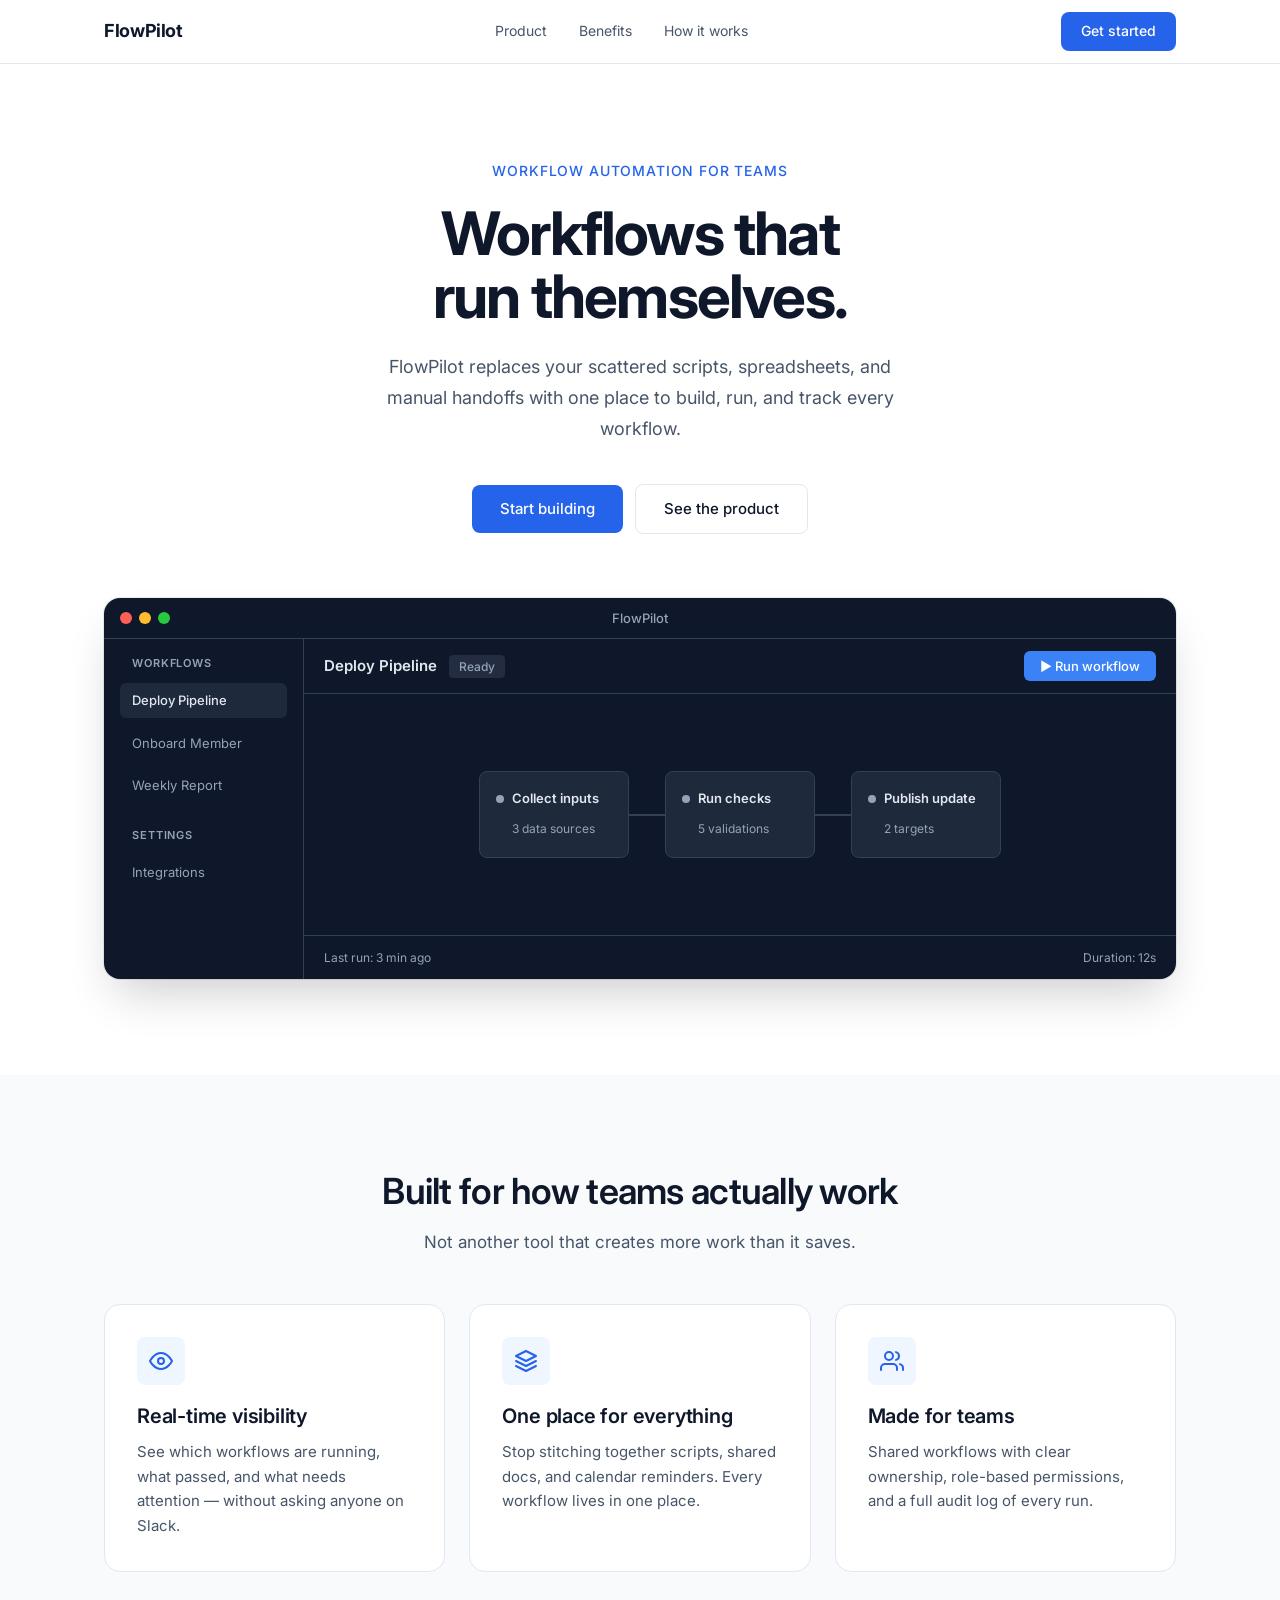
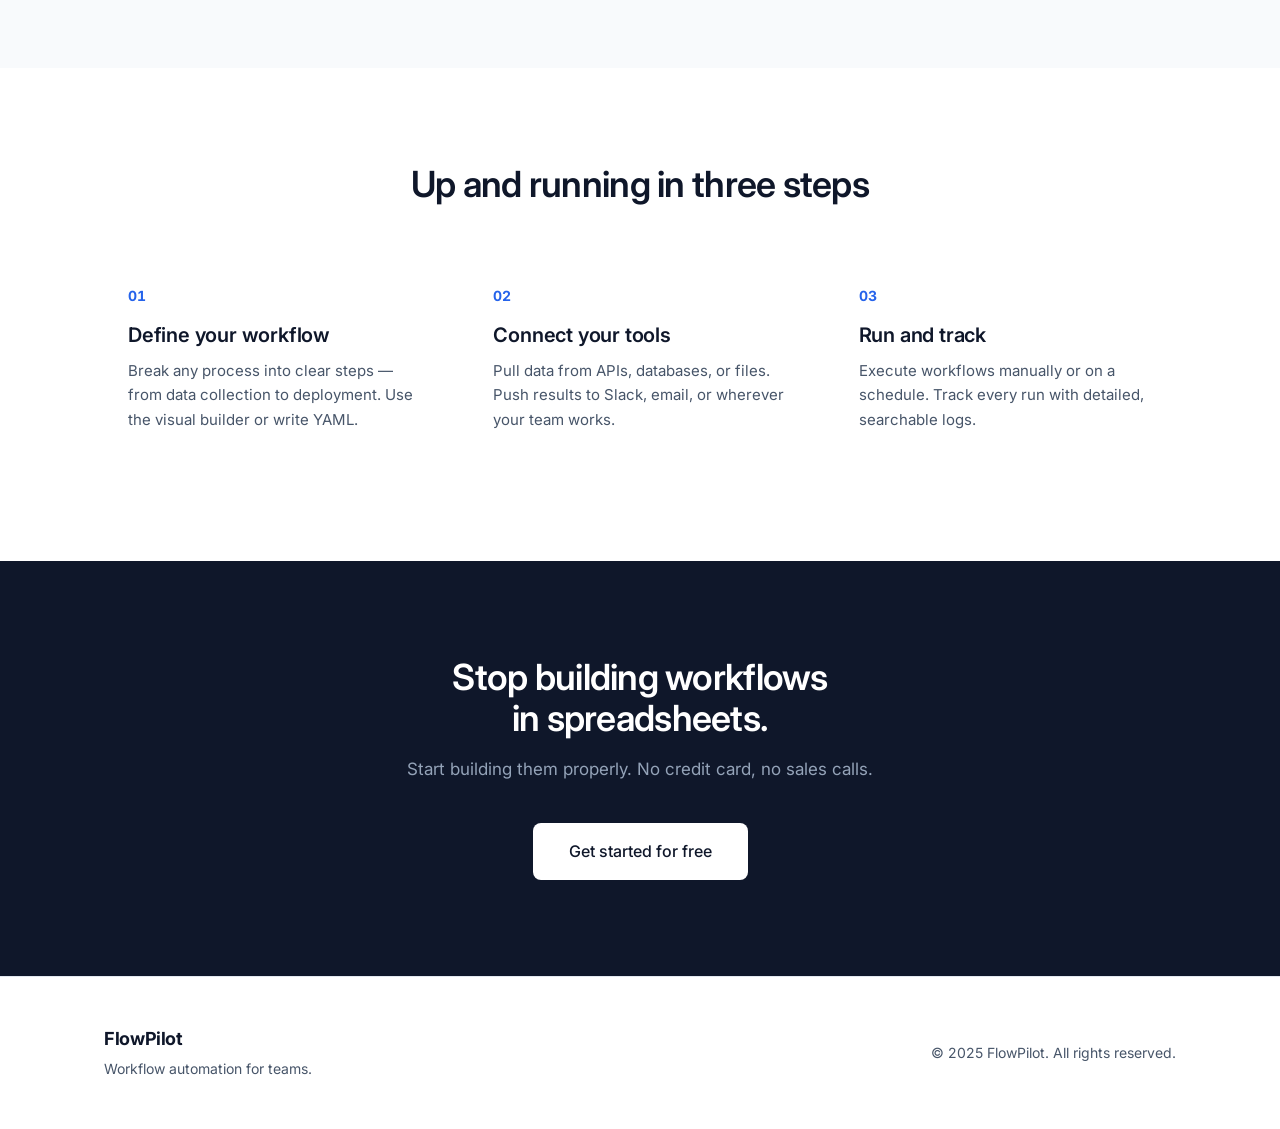
<file: index.html>
<!DOCTYPE html>
<html lang="en">
<head>
    <meta charset="UTF-8">
    <meta name="viewport" content="width=device-width, initial-scale=1.0">
    <title>FlowPilot — Workflow Automation for Teams</title>
    <meta name="description" content="Replace scattered scripts, spreadsheets, and manual handoffs with workflows your whole team can build, run, and track in one place.">
    <link rel="icon" href="data:image/svg+xml,<svg xmlns='http://www.w3.org/2000/svg' viewBox='0 0 32 32'><rect width='32' height='32' rx='8' fill='%232563eb'/><text x='50%25' y='50%25' text-anchor='middle' dy='.35em' fill='white' font-family='system-ui' font-weight='700' font-size='18'>F</text></svg>">
    <link rel="preconnect" href="https://fonts.googleapis.com">
    <link rel="preconnect" href="https://fonts.gstatic.com" crossorigin>
    <link href="https://fonts.googleapis.com/css2?family=Inter:wght@400;500;600;700&display=swap" rel="stylesheet">
    <link rel="stylesheet" href="styles.css">
</head>
<body>

    <nav class="navbar">
        <div class="container nav-inner">
            <a href="#hero" class="logo">FlowPilot</a>
            <div class="nav-links" id="nav-links">
                <a href="#product">Product</a>
                <a href="#benefits">Benefits</a>
                <a href="#how-it-works">How it works</a>
            </div>
            <div class="nav-right">
                <a href="#cta" class="btn btn-primary btn-sm nav-cta-btn">Get started</a>
                <button class="menu-toggle" id="menu-toggle" aria-label="Toggle navigation" aria-expanded="false">
                    <span></span>
                    <span></span>
                </button>
            </div>
        </div>
    </nav>

    <main>
        <section class="hero" id="hero">
            <div class="container hero-container">
                <p class="eyebrow">Workflow automation for teams</p>
                <h1>Workflows that<br>run themselves.</h1>
                <p class="hero-text">FlowPilot replaces your scattered scripts, spreadsheets, and manual handoffs with one place to build, run, and track every workflow.</p>
                <div class="hero-actions">
                    <a href="#cta" class="btn btn-primary">Start building</a>
                    <a href="#product" class="btn btn-ghost">See the product</a>
                </div>
            </div>
        </section>

        <section class="product" id="product">
            <div class="container">
                <div class="product-window">
                    <div class="window-chrome">
                        <div class="window-dots">
                            <span class="dot"></span>
                            <span class="dot"></span>
                            <span class="dot"></span>
                        </div>
                        <span class="window-title">FlowPilot</span>
                    </div>
                    <div class="product-layout">
                        <aside class="product-sidebar">
                            <div class="sidebar-group">
                                <span class="sidebar-label">Workflows</span>
                                <div class="sidebar-item active">Deploy Pipeline</div>
                                <div class="sidebar-item">Onboard Member</div>
                                <div class="sidebar-item">Weekly Report</div>
                            </div>
                            <div class="sidebar-group">
                                <span class="sidebar-label">Settings</span>
                                <div class="sidebar-item">Integrations</div>
                            </div>
                        </aside>
                        <div class="product-main">
                            <div class="product-toolbar">
                                <div class="toolbar-info">
                                    <span class="workflow-title" id="workflow-title">Deploy Pipeline</span>
                                    <span class="workflow-badge" id="workflow-badge">Ready</span>
                                </div>
                                <button class="run-button" id="run-button">▶ Run workflow</button>
                            </div>
                            <div class="workflow-canvas">
                                <div class="workflow-step">
                                    <div class="step-header">
                                        <span class="step-dot"></span>
                                        <span class="step-name">Collect inputs</span>
                                    </div>
                                    <span class="step-meta">3 data sources</span>
                                </div>
                                <div class="workflow-connector"></div>
                                <div class="workflow-step">
                                    <div class="step-header">
                                        <span class="step-dot"></span>
                                        <span class="step-name">Run checks</span>
                                    </div>
                                    <span class="step-meta">5 validations</span>
                                </div>
                                <div class="workflow-connector"></div>
                                <div class="workflow-step">
                                    <div class="step-header">
                                        <span class="step-dot"></span>
                                        <span class="step-name">Publish update</span>
                                    </div>
                                    <span class="step-meta">2 targets</span>
                                </div>
                            </div>
                            <div class="product-status">
                                <span id="status-last-run">Last run: 3 min ago</span>
                                <span id="status-duration">Duration: 12s</span>
                            </div>
                        </div>
                    </div>
                </div>
            </div>
        </section>

        <section class="benefits" id="benefits">
            <div class="container">
                <div class="section-header">
                    <h2>Built for how teams actually work</h2>
                    <p class="section-subtitle">Not another tool that creates more work than it saves.</p>
                </div>
                <div class="benefits-grid">
                    <div class="benefit-card">
                        <div class="benefit-icon">
                            <svg width="24" height="24" viewBox="0 0 24 24" fill="none" stroke="currentColor" stroke-width="2" stroke-linecap="round" stroke-linejoin="round" aria-hidden="true"><path d="M1 12s4-8 11-8 11 8 11 8-4 8-11 8-11-8-11-8z"/><circle cx="12" cy="12" r="3"/></svg>
                        </div>
                        <h3>Real-time visibility</h3>
                        <p>See which workflows are running, what passed, and what needs attention — without asking anyone on Slack.</p>
                    </div>
                    <div class="benefit-card">
                        <div class="benefit-icon">
                            <svg width="24" height="24" viewBox="0 0 24 24" fill="none" stroke="currentColor" stroke-width="2" stroke-linecap="round" stroke-linejoin="round" aria-hidden="true"><polygon points="12 2 2 7 12 12 22 7 12 2"/><polyline points="2 17 12 22 22 17"/><polyline points="2 12 12 17 22 12"/></svg>
                        </div>
                        <h3>One place for everything</h3>
                        <p>Stop stitching together scripts, shared docs, and calendar reminders. Every workflow lives in one place.</p>
                    </div>
                    <div class="benefit-card">
                        <div class="benefit-icon">
                            <svg width="24" height="24" viewBox="0 0 24 24" fill="none" stroke="currentColor" stroke-width="2" stroke-linecap="round" stroke-linejoin="round" aria-hidden="true"><path d="M17 21v-2a4 4 0 0 0-4-4H5a4 4 0 0 0-4 4v2"/><circle cx="9" cy="7" r="4"/><path d="M23 21v-2a4 4 0 0 0-3-3.87"/><path d="M16 3.13a4 4 0 0 1 0 7.75"/></svg>
                        </div>
                        <h3>Made for teams</h3>
                        <p>Shared workflows with clear ownership, role-based permissions, and a full audit log of every run.</p>
                    </div>
                </div>
            </div>
        </section>

        <section class="how-it-works" id="how-it-works">
            <div class="container">
                <div class="section-header">
                    <h2>Up and running in three steps</h2>
                </div>
                <div class="steps-grid">
                    <div class="step-card">
                        <span class="step-number">01</span>
                        <h3>Define your workflow</h3>
                        <p>Break any process into clear steps — from data collection to deployment. Use the visual builder or write YAML.</p>
                    </div>
                    <div class="step-card">
                        <span class="step-number">02</span>
                        <h3>Connect your tools</h3>
                        <p>Pull data from APIs, databases, or files. Push results to Slack, email, or wherever your team works.</p>
                    </div>
                    <div class="step-card">
                        <span class="step-number">03</span>
                        <h3>Run and track</h3>
                        <p>Execute workflows manually or on a schedule. Track every run with detailed, searchable logs.</p>
                    </div>
                </div>
            </div>
        </section>

        <section class="cta-section" id="cta">
            <div class="container cta-container">
                <h2>Stop building workflows<br>in spreadsheets.</h2>
                <p class="cta-text">Start building them properly. No credit card, no sales calls.</p>
                <a href="#hero" class="btn btn-primary btn-lg btn-invert">Get started for free</a>
            </div>
        </section>
    </main>

    <footer class="footer">
        <div class="container footer-inner">
            <div class="footer-brand">
                <span class="logo">FlowPilot</span>
                <p>Workflow automation for teams.</p>
            </div>
            <p class="footer-copy">&copy; 2025 FlowPilot. All rights reserved.</p>
        </div>
    </footer>

    <div class="easter-egg-toast" id="easter-egg" aria-hidden="true">🎮 Achievement unlocked: Konami code!</div>

    <script src="script.js"></script>
</body>
</html>
</file>
<file: styles.css>
:root {
    --bg: #ffffff;
    --bg-subtle: #f8fafc;
    --border: #e2e8f0;
    --text: #0f172a;
    --text-secondary: #475569;
    --text-muted: #94a3b8;
    --accent: #2563eb;
    --accent-hover: #1d4ed8;
    --accent-subtle: #eff6ff;

    --product-bg: #0f172a;
    --product-surface: #1e293b;
    --product-border: #334155;
    --product-text: #e2e8f0;
    --product-muted: #94a3b8;
    --product-accent: #3b82f6;
    --product-green: #22c55e;

    --font: 'Inter', -apple-system, BlinkMacSystemFont, 'Segoe UI', sans-serif;

    --space-2: 8px;
    --space-3: 12px;
    --space-4: 16px;
    --space-5: 20px;
    --space-6: 24px;
    --space-8: 32px;
    --space-10: 40px;
    --space-12: 48px;
    --space-16: 64px;
    --space-20: 80px;
    --space-24: 96px;

    --radius: 8px;
    --radius-sm: 6px;
    --radius-lg: 16px;

    --max-width: 1120px;
    --nav-height: 64px;
}

*,
*::before,
*::after {
    box-sizing: border-box;
    margin: 0;
    padding: 0;
}

html {
    scroll-behavior: smooth;
    scroll-padding-top: calc(var(--nav-height) + 24px);
    -webkit-text-size-adjust: 100%;
}

body {
    font-family: var(--font);
    color: var(--text);
    background: var(--bg);
    line-height: 1.6;
    -webkit-font-smoothing: antialiased;
    -moz-osx-font-smoothing: grayscale;
    overflow-x: hidden;
}

img {
    display: block;
    max-width: 100%;
}

svg {
    flex-shrink: 0;
}

a {
    color: inherit;
    text-decoration: none;
}

button {
    font-family: inherit;
    cursor: pointer;
    border: none;
    background: none;
}

ul {
    list-style: none;
}

/* Typography */

h1, h2, h3 {
    line-height: 1.15;
    font-weight: 600;
    letter-spacing: -0.02em;
}

h1 {
    font-size: 3.75rem;
    font-weight: 700;
    letter-spacing: -0.03em;
    line-height: 1.05;
}

h2 {
    font-size: 2.25rem;
}

h3 {
    font-size: 1.25rem;
    letter-spacing: -0.01em;
}

/* Layout */

.container {
    max-width: var(--max-width);
    margin: 0 auto;
    padding: 0 var(--space-6);
}

/* Buttons */

.btn {
    display: inline-flex;
    align-items: center;
    justify-content: center;
    font-family: var(--font);
    font-size: 15px;
    font-weight: 500;
    padding: 12px 28px;
    border-radius: var(--radius);
    transition: background 0.2s, box-shadow 0.2s, transform 0.1s;
    white-space: nowrap;
}

.btn:active {
    transform: scale(0.98);
}

.btn-primary {
    background: var(--accent);
    color: #ffffff;
}

.btn-primary:hover {
    background: var(--accent-hover);
}

.btn-primary:focus-visible {
    outline: 2px solid var(--accent);
    outline-offset: 2px;
}

.btn-ghost {
    background: transparent;
    color: var(--text);
    border: 1px solid var(--border);
}

.btn-ghost:hover {
    background: var(--bg-subtle);
    border-color: var(--text-muted);
}

.btn-ghost:focus-visible {
    outline: 2px solid var(--accent);
    outline-offset: 2px;
}

.btn-sm {
    font-size: 14px;
    padding: 8px 20px;
}

.btn-lg {
    font-size: 16px;
    padding: 16px 36px;
}

.btn-invert,
.btn-primary.btn-invert {
    background: #ffffff;
    color: var(--text);
}

.btn-invert:hover,
.btn-primary.btn-invert:hover {
    background: #f1f5f9;
}

/* Navbar */

.navbar {
    position: fixed;
    top: 0;
    left: 0;
    right: 0;
    height: var(--nav-height);
    background: rgba(255, 255, 255, 0.88);
    backdrop-filter: blur(16px);
    -webkit-backdrop-filter: blur(16px);
    border-bottom: 1px solid var(--border);
    z-index: 100;
}

.nav-inner {
    display: flex;
    align-items: center;
    justify-content: space-between;
    height: 100%;
}

.logo {
    font-size: 18px;
    font-weight: 700;
    letter-spacing: -0.02em;
    color: var(--text);
}

.nav-links {
    display: flex;
    align-items: center;
    gap: var(--space-8);
}

.nav-links a {
    font-size: 14px;
    font-weight: 400;
    color: var(--text-secondary);
    transition: color 0.15s;
}

.nav-links a:hover {
    color: var(--text);
}

.nav-right {
    display: flex;
    align-items: center;
    gap: var(--space-4);
}

.menu-toggle {
    display: none;
    flex-direction: column;
    justify-content: center;
    gap: 5px;
    width: 36px;
    height: 36px;
    padding: 8px;
}

.menu-toggle span {
    display: block;
    width: 100%;
    height: 2px;
    background: var(--text);
    border-radius: 1px;
    transition: transform 0.25s, opacity 0.25s;
    transform-origin: center;
}

.menu-toggle.open span:first-child {
    transform: rotate(45deg) translate(2.5px, 2.5px);
}

.menu-toggle.open span:last-child {
    transform: rotate(-45deg) translate(2.5px, -2.5px);
}

/* Hero */

.hero {
    padding-top: calc(var(--nav-height) + var(--space-24));
    padding-bottom: var(--space-16);
    text-align: center;
}

.hero-container {
    max-width: 720px;
    margin: 0 auto;
}

.eyebrow {
    font-size: 14px;
    font-weight: 500;
    text-transform: uppercase;
    letter-spacing: 0.06em;
    color: var(--accent);
    margin-bottom: var(--space-5);
}

.hero h1 {
    margin-bottom: var(--space-6);
}

.hero-text {
    font-size: 1.125rem;
    color: var(--text-secondary);
    line-height: 1.7;
    max-width: 560px;
    margin: 0 auto var(--space-10);
}

.hero-actions {
    display: flex;
    align-items: center;
    justify-content: center;
    gap: var(--space-3);
    flex-wrap: wrap;
}

/* Product */

.product {
    padding-bottom: var(--space-24);
}

.product-window {
    background: var(--product-bg);
    border-radius: var(--radius-lg);
    overflow: hidden;
    box-shadow:
        0 0 0 1px rgba(0, 0, 0, 0.08),
        0 24px 48px -12px rgba(0, 0, 0, 0.2);
}

.window-chrome {
    display: flex;
    align-items: center;
    padding: 14px var(--space-4);
    border-bottom: 1px solid var(--product-border);
    position: relative;
}

.window-dots {
    display: flex;
    gap: 7px;
}

.window-dots .dot {
    width: 12px;
    height: 12px;
    border-radius: 50%;
}

.window-dots .dot:nth-child(1) { background: #ff5f57; }
.window-dots .dot:nth-child(2) { background: #ffbd2e; }
.window-dots .dot:nth-child(3) { background: #28c840; }

.window-title {
    position: absolute;
    left: 50%;
    transform: translateX(-50%);
    font-size: 13px;
    font-weight: 500;
    color: var(--product-muted);
}

.product-layout {
    display: flex;
    min-height: 340px;
}

.product-sidebar {
    width: 200px;
    flex-shrink: 0;
    border-right: 1px solid var(--product-border);
    padding: var(--space-4);
    display: flex;
    flex-direction: column;
    gap: var(--space-6);
}

.sidebar-group {
    display: flex;
    flex-direction: column;
    gap: var(--space-2);
}

.sidebar-label {
    font-size: 11px;
    font-weight: 600;
    text-transform: uppercase;
    letter-spacing: 0.08em;
    color: var(--product-muted);
    padding: 0 var(--space-3);
    margin-bottom: 2px;
}

.sidebar-item {
    font-size: 13px;
    color: var(--product-muted);
    padding: 7px var(--space-3);
    border-radius: var(--radius-sm);
    cursor: pointer;
    transition: background 0.15s, color 0.15s;
}

.sidebar-item:hover {
    color: var(--product-text);
    background: rgba(255, 255, 255, 0.05);
}

.sidebar-item.active {
    background: var(--product-surface);
    color: var(--product-text);
    font-weight: 500;
}

.product-main {
    flex: 1;
    display: flex;
    flex-direction: column;
    min-width: 0;
}

.product-toolbar {
    display: flex;
    align-items: center;
    justify-content: space-between;
    padding: var(--space-3) var(--space-5);
    border-bottom: 1px solid var(--product-border);
    gap: var(--space-3);
    flex-wrap: wrap;
}

.toolbar-info {
    display: flex;
    align-items: center;
    gap: var(--space-3);
    flex-wrap: wrap;
}

.workflow-title {
    font-size: 15px;
    font-weight: 600;
    color: var(--product-text);
    letter-spacing: 0;
}

.workflow-badge {
    display: inline-block;
    font-size: 12px;
    font-weight: 500;
    padding: 2px 10px;
    border-radius: 4px;
    background: rgba(148, 163, 184, 0.15);
    color: var(--product-muted);
    transition: background 0.3s, color 0.3s;
}

.workflow-badge.running {
    background: rgba(59, 130, 246, 0.15);
    color: #60a5fa;
}

.workflow-badge.complete {
    background: rgba(34, 197, 94, 0.15);
    color: #4ade80;
}

.run-button {
    display: inline-flex;
    align-items: center;
    justify-content: center;
    font-size: 13px;
    font-weight: 500;
    color: #ffffff;
    background: var(--product-accent);
    padding: 7px 16px;
    border-radius: var(--radius-sm);
    transition: background 0.2s, opacity 0.2s;
    white-space: nowrap;
}

.run-button:hover {
    background: var(--accent);
}

.run-button:focus-visible {
    outline: 2px solid var(--product-accent);
    outline-offset: 2px;
}

.run-button.running {
    opacity: 0.8;
    cursor: default;
}

.run-button.complete {
    background: var(--product-green);
}

.workflow-canvas {
    display: flex;
    align-items: center;
    justify-content: center;
    padding: var(--space-10) var(--space-5);
    flex: 1;
    gap: 0;
}

.workflow-step {
    background: var(--product-surface);
    border: 1px solid var(--product-border);
    border-radius: var(--radius);
    padding: var(--space-4);
    min-width: 150px;
    transition: border-color 0.3s, box-shadow 0.3s;
}

.workflow-step.running {
    border-color: var(--product-accent);
    box-shadow: 0 0 0 3px rgba(59, 130, 246, 0.1);
}

.workflow-step.complete {
    border-color: var(--product-green);
}

.step-header {
    display: flex;
    align-items: center;
    gap: var(--space-2);
    margin-bottom: 6px;
}

.step-dot {
    width: 8px;
    height: 8px;
    border-radius: 50%;
    background: var(--product-muted);
    flex-shrink: 0;
    transition: background 0.3s, box-shadow 0.3s;
}

.workflow-step.running .step-dot {
    background: var(--product-accent);
    box-shadow: 0 0 0 3px rgba(59, 130, 246, 0.25);
    animation: pulse 1.5s ease-in-out infinite;
}

.workflow-step.complete .step-dot {
    background: var(--product-green);
}

.step-name {
    font-size: 13px;
    font-weight: 600;
    color: var(--product-text);
}

.step-meta {
    font-size: 12px;
    color: var(--product-muted);
    padding-left: 16px;
    transition: color 0.3s;
}

.workflow-step.running .step-meta {
    color: #60a5fa;
}

.workflow-step.complete .step-meta {
    color: #4ade80;
}

.workflow-connector {
    width: 36px;
    height: 2px;
    background: var(--product-border);
    flex-shrink: 0;
}

.product-status {
    display: flex;
    align-items: center;
    justify-content: space-between;
    padding: var(--space-3) var(--space-5);
    border-top: 1px solid var(--product-border);
    font-size: 12px;
    color: var(--product-muted);
}

/* Benefits */

.benefits {
    padding: var(--space-24) 0;
    background: var(--bg-subtle);
}

.section-header {
    text-align: center;
    margin-bottom: var(--space-12);
}

.section-subtitle {
    font-size: 1.0625rem;
    color: var(--text-secondary);
    margin-top: var(--space-4);
}

.benefits-grid {
    display: grid;
    grid-template-columns: repeat(3, 1fr);
    gap: var(--space-6);
}

.benefit-card {
    background: var(--bg);
    border: 1px solid var(--border);
    border-radius: var(--radius-lg);
    padding: var(--space-8);
    transition: box-shadow 0.25s;
}

.benefit-card:hover {
    box-shadow: 0 4px 16px rgba(0, 0, 0, 0.06);
}

.benefit-icon {
    width: 48px;
    height: 48px;
    display: flex;
    align-items: center;
    justify-content: center;
    border-radius: var(--radius);
    background: var(--accent-subtle);
    color: var(--accent);
    margin-bottom: var(--space-5);
}

.benefit-card h3 {
    margin-bottom: var(--space-3);
}

.benefit-card p {
    font-size: 15px;
    color: var(--text-secondary);
    line-height: 1.65;
}

/* How It Works */

.how-it-works {
    padding: var(--space-24) 0;
}

.steps-grid {
    display: grid;
    grid-template-columns: repeat(3, 1fr);
    gap: var(--space-6);
}

.step-card {
    padding: var(--space-8) var(--space-6);
}

.step-number {
    font-size: 14px;
    font-weight: 700;
    color: var(--accent);
    display: block;
    margin-bottom: var(--space-4);
    font-variant-numeric: tabular-nums;
}

.step-card h3 {
    margin-bottom: var(--space-3);
}

.step-card p {
    font-size: 15px;
    color: var(--text-secondary);
    line-height: 1.65;
}

/* CTA Section */

.cta-section {
    background: var(--text);
    padding: var(--space-24) 0;
}

.cta-container {
    text-align: center;
    max-width: 640px;
}

.cta-section h2 {
    color: #ffffff;
}

.cta-text {
    font-size: 1.0625rem;
    color: var(--product-muted);
    margin-top: var(--space-4);
    margin-bottom: var(--space-10);
}

/* Footer */

.footer {
    padding: var(--space-12) 0;
    border-top: 1px solid var(--border);
}

.footer-inner {
    display: flex;
    align-items: center;
    justify-content: space-between;
}

.footer-brand p {
    font-size: 14px;
    color: var(--text-secondary);
    margin-top: 4px;
}

.footer-copy {
    font-size: 14px;
    color: var(--text-secondary);
}

/* Easter Egg Toast */

.easter-egg-toast {
    position: fixed;
    bottom: 32px;
    left: 50%;
    transform: translateX(-50%) translateY(20px);
    background: var(--text);
    color: #ffffff;
    padding: 12px 24px;
    border-radius: var(--radius);
    font-size: 14px;
    font-weight: 500;
    opacity: 0;
    pointer-events: none;
    transition: opacity 0.3s, transform 0.3s;
    z-index: 200;
}

.easter-egg-toast.visible {
    opacity: 1;
    transform: translateX(-50%) translateY(0);
}

/* Animations */

@keyframes pulse {
    0%, 100% { opacity: 1; }
    50% { opacity: 0.45; }
}

/* Responsive — 1024px */

@media (max-width: 1024px) {
    h1 {
        font-size: 3rem;
    }

    h2 {
        font-size: 2rem;
    }

    .hero {
        padding-top: calc(var(--nav-height) + var(--space-20));
    }

    .product-sidebar {
        width: 170px;
    }

    .workflow-step {
        min-width: 130px;
    }
}

/* Responsive — 768px */

@media (max-width: 768px) {
    h1 {
        font-size: 2.5rem;
    }

    h1 br,
    .cta-section h2 br {
        display: none;
    }

    h2 {
        font-size: 1.75rem;
    }

    h3 {
        font-size: 1.125rem;
    }

    .hero {
        padding-top: calc(var(--nav-height) + var(--space-16));
        padding-bottom: var(--space-10);
    }

    .hero-text {
        font-size: 1rem;
    }

    /* Mobile nav */
    .menu-toggle {
        display: flex;
    }

    .nav-links {
        display: none;
        flex-direction: column;
        position: absolute;
        top: var(--nav-height);
        left: 0;
        right: 0;
        background: rgba(255, 255, 255, 0.97);
        backdrop-filter: blur(16px);
        -webkit-backdrop-filter: blur(16px);
        border-bottom: 1px solid var(--border);
        padding: var(--space-4) var(--space-6);
        gap: 0;
    }

    .nav-links.open {
        display: flex;
    }

    .nav-links a {
        display: block;
        padding: var(--space-3) 0;
        font-size: 15px;
    }

    .nav-cta-btn {
        display: none;
    }

    /* Product */
    .product-sidebar {
        display: none;
    }

    .benefits-grid,
    .steps-grid {
        grid-template-columns: 1fr;
    }

    .benefit-card {
        padding: var(--space-6);
    }

    .step-card {
        padding: var(--space-6) 0;
        border-bottom: 1px solid var(--border);
    }

    .step-card:last-child {
        border-bottom: none;
    }

    .benefits,
    .how-it-works,
    .product {
        padding-top: var(--space-16);
        padding-bottom: var(--space-16);
    }

    .cta-section {
        padding: var(--space-16) 0;
    }

    .footer-inner {
        flex-direction: column;
        text-align: center;
        gap: var(--space-4);
    }
}

/* Responsive — 640px */

@media (max-width: 640px) {
    .window-title {
        display: none;
    }

    .workflow-canvas {
        flex-direction: column;
        padding: var(--space-6) var(--space-4);
    }

    .workflow-connector {
        width: 2px;
        height: 20px;
    }

    .workflow-step {
        min-width: 0;
        width: 100%;
        max-width: 260px;
    }

    .product-toolbar {
        flex-direction: column;
        align-items: flex-start;
        padding: var(--space-3) var(--space-4);
    }

    .run-button {
        width: 100%;
        justify-content: center;
        text-align: center;
    }

    .product-status {
        flex-direction: column;
        gap: 4px;
        align-items: flex-start;
        padding: var(--space-3) var(--space-4);
    }
}

/* Responsive — 480px */

@media (max-width: 480px) {
    h1 {
        font-size: 2rem;
    }

    h2 {
        font-size: 1.5rem;
    }

    .hero {
        padding-top: calc(var(--nav-height) + var(--space-12));
        padding-bottom: var(--space-8);
    }

    .hero-actions {
        flex-direction: column;
        width: 100%;
    }

    .hero-actions .btn {
        width: 100%;
    }

    .section-header {
        margin-bottom: var(--space-8);
    }

    .section-subtitle {
        font-size: 15px;
    }

    .cta-text {
        font-size: 15px;
    }

    .btn-lg {
        width: 100%;
    }
}
</file>
